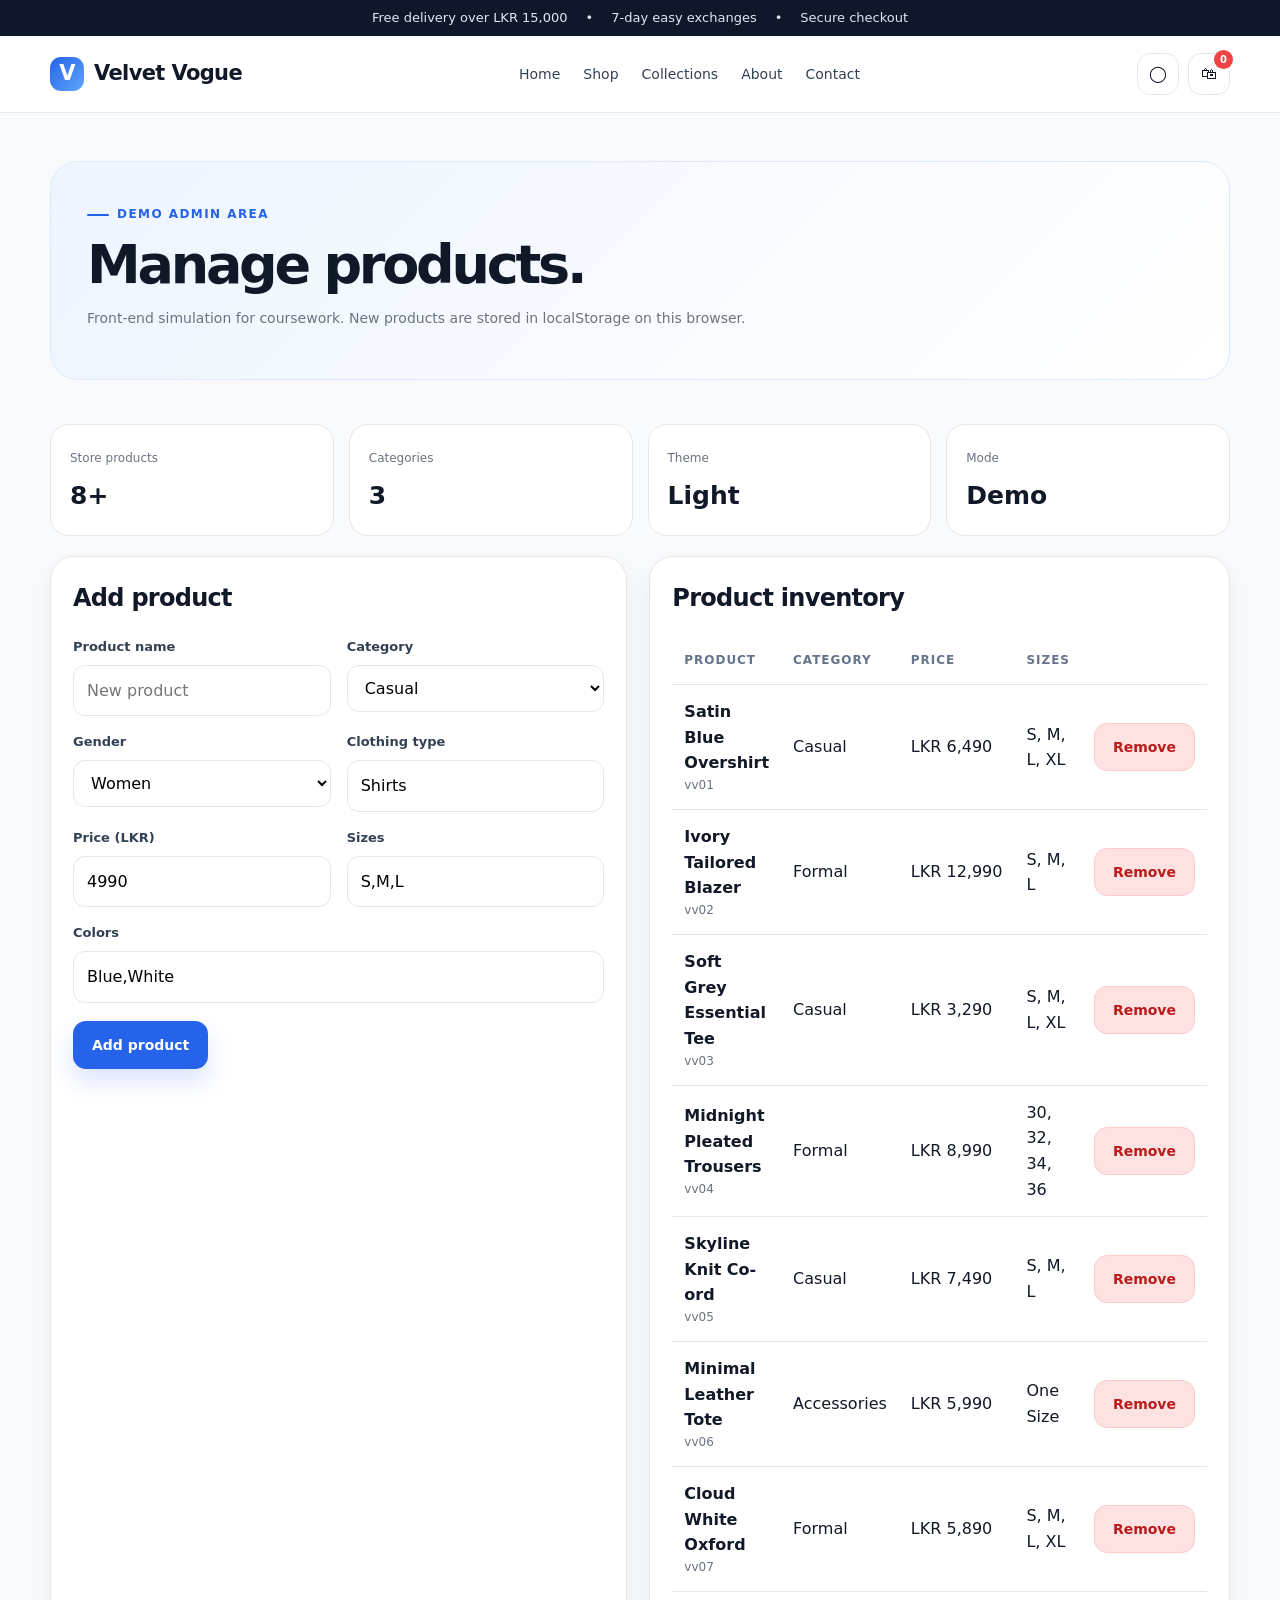
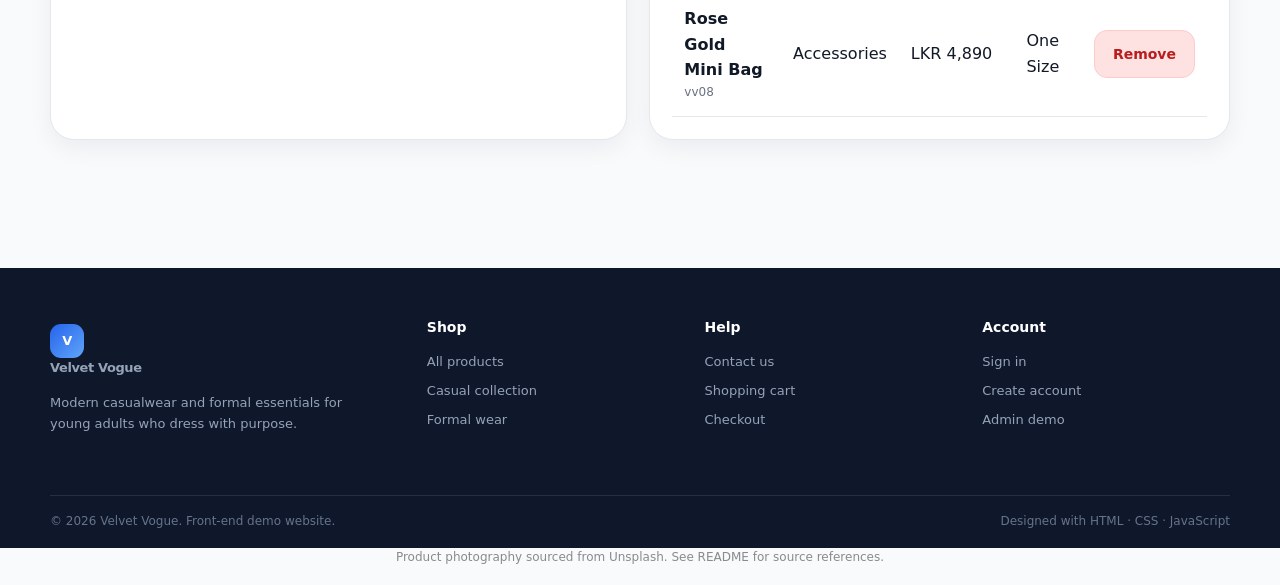
<file: admin.html>
<!DOCTYPE html><html lang="en"><head><meta charset="UTF-8"><meta name="viewport" content="width=device-width, initial-scale=1.0"><title>Admin | Velvet Vogue</title><meta name="description" content="Velvet Vogue modern fashion e-commerce website"><link rel="stylesheet" href="styles.css"></head><body><header><div class="topbar"><div class="topbar-inner"><span>Free delivery over LKR 15,000</span><span>•</span><span>7-day easy exchanges</span><span>•</span><span>Secure checkout</span></div></div><nav class="navbar"><div class="container navbar-inner"><a class="logo" href="index.html"><span class="logo-mark">V</span><span>Velvet Vogue</span></a><div class="nav-links" id="nav-links"><a href="index.html">Home</a><a href="products.html">Shop</a><a href="collection.html">Collections</a><a href="about.html">About</a><a href="contact.html">Contact</a></div><div class="nav-actions"><a class="icon-btn" href="login.html" title="Account">◯</a><a class="icon-btn" href="cart.html" title="Cart">🛍<span class="cart-badge" data-cart-count>0</span></a><button class="menu-btn" id="menu-btn" aria-label="Menu">☰</button></div></div></nav></header><main><section class="page-hero"><div class="container"><div class="page-hero-box"><span class="eyebrow">Demo admin area</span><h1>Manage products.</h1><p class="small" style="font-size:14px">Front-end simulation for coursework. New products are stored in localStorage on this browser.</p></div></div></section><section class="section" style="padding-top:20px"><div class="container"><div class="stats"><div class="stat"><span>Store products</span><strong>8+</strong></div><div class="stat"><span>Categories</span><strong>3</strong></div><div class="stat"><span>Theme</span><strong>Light</strong></div><div class="stat"><span>Mode</span><strong>Demo</strong></div></div><div class="two-col" style="margin-top:20px"><div class="panel"><h2>Add product</h2><form id="admin-form"><div class="form-grid"><div class="form-group"><label>Product name</label><input name="name" required placeholder="New product"></div><div class="form-group"><label>Category</label><select name="category"><option>Casual</option><option>Formal</option><option>Accessories</option></select></div><div class="form-group"><label>Gender</label><select name="gender"><option>Women</option><option>Men</option><option>Unisex</option></select></div><div class="form-group"><label>Clothing type</label><input name="type" value="Shirts"></div><div class="form-group"><label>Price (LKR)</label><input name="price" type="number" min="0" required value="4990"></div><div class="form-group"><label>Sizes</label><input name="sizes" value="S,M,L"></div><div class="form-group full"><label>Colors</label><input name="colors" value="Blue,White"></div></div><button class="btn btn-primary" style="margin-top:18px" type="submit">Add product</button></form></div><div class="panel"><h2>Product inventory</h2><div class="table-wrap"><table><thead><tr><th>Product</th><th>Category</th><th>Price</th><th>Sizes</th><th></th></tr></thead><tbody id="admin-table-body"></tbody></table></div></div></div></div></section></main><footer class="footer"><div class="container footer-grid"><div><a class="logo" href="index.html"><span class="logo-mark">V</span><span>Velvet Vogue</span></a><p style="max-width:330px;margin-top:14px">Modern casualwear and formal essentials for young adults who dress with purpose.</p></div><div><h3>Shop</h3><a href="products.html">All products</a><a href="collection.html">Casual collection</a><a href="products.html">Formal wear</a></div><div><h3>Help</h3><a href="contact.html">Contact us</a><a href="cart.html">Shopping cart</a><a href="checkout.html">Checkout</a></div><div><h3>Account</h3><a href="login.html">Sign in</a><a href="register.html">Create account</a><a href="admin.html">Admin demo</a></div></div><div class="container footer-bottom"><span>© 2026 Velvet Vogue. Front-end demo website.</span><span>Designed with HTML · CSS · JavaScript</span></div></footer><div class="toast"></div><script src="app.js"></script><!-- Image source credit --><div class="container" style="padding:0 0 18px;text-align:center;font-size:12px;color:#8a8a8a">Product photography sourced from Unsplash. See README for source references.</div></body></html>
</file>
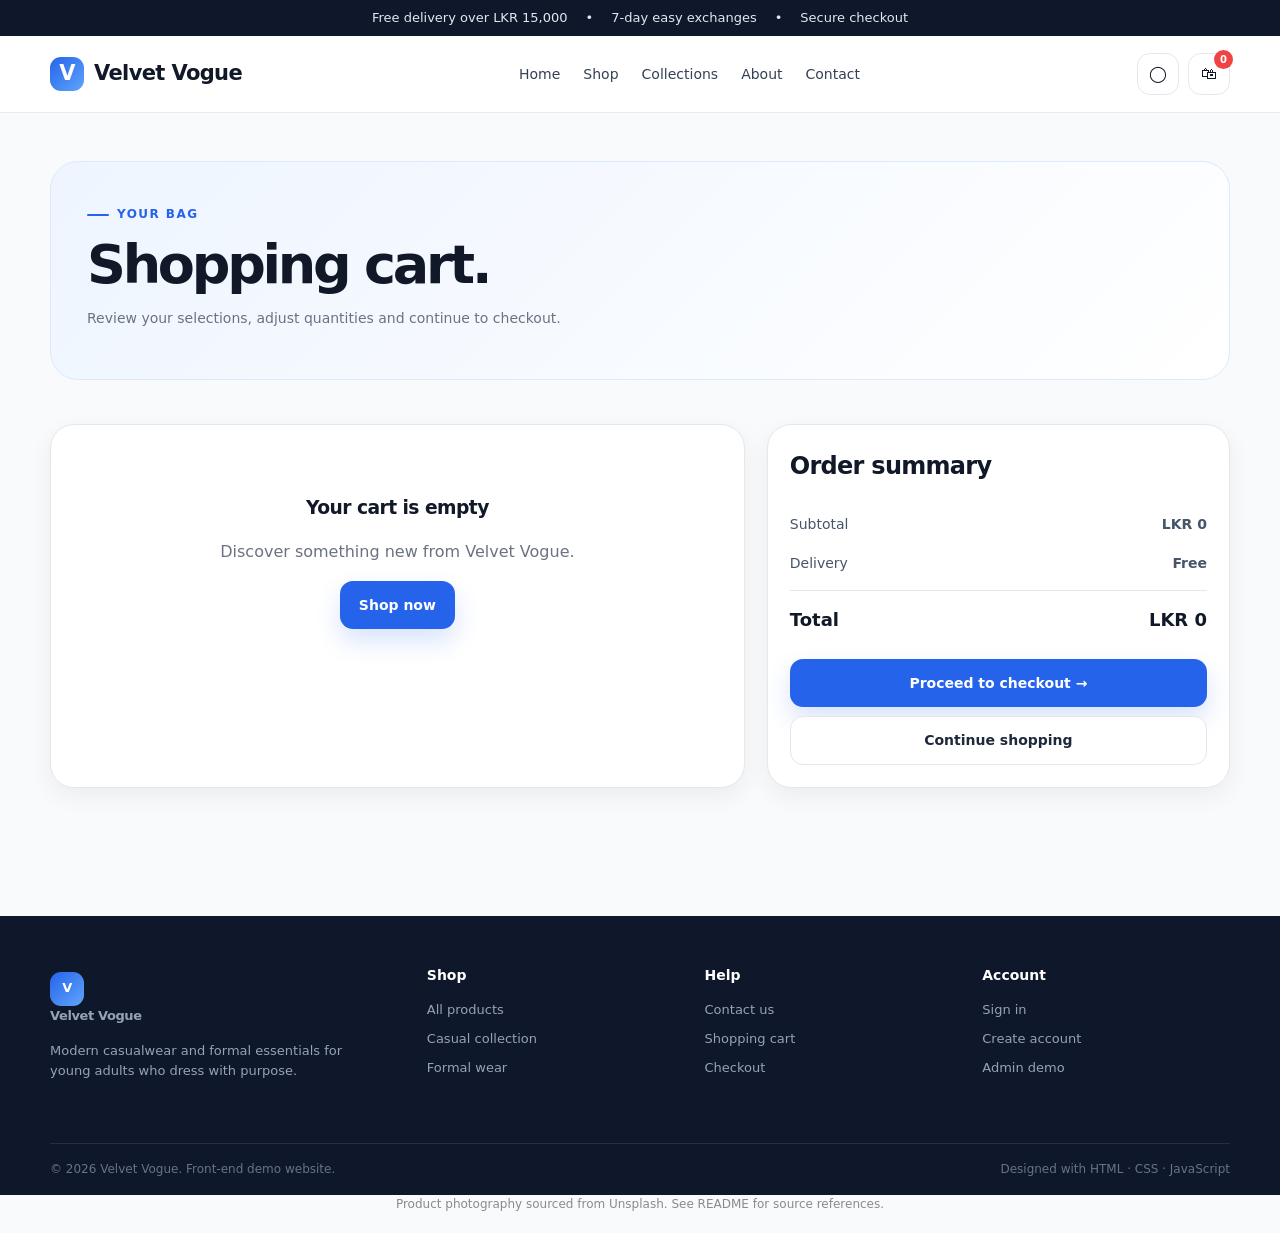
<file: cart.html>
<!DOCTYPE html><html lang="en"><head><meta charset="UTF-8"><meta name="viewport" content="width=device-width, initial-scale=1.0"><title>Cart | Velvet Vogue</title><meta name="description" content="Velvet Vogue modern fashion e-commerce website"><link rel="stylesheet" href="styles.css"></head><body><header><div class="topbar"><div class="topbar-inner"><span>Free delivery over LKR 15,000</span><span>•</span><span>7-day easy exchanges</span><span>•</span><span>Secure checkout</span></div></div><nav class="navbar"><div class="container navbar-inner"><a class="logo" href="index.html"><span class="logo-mark">V</span><span>Velvet Vogue</span></a><div class="nav-links" id="nav-links"><a href="index.html">Home</a><a href="products.html">Shop</a><a href="collection.html">Collections</a><a href="about.html">About</a><a href="contact.html">Contact</a></div><div class="nav-actions"><a class="icon-btn" href="login.html" title="Account">◯</a><a class="icon-btn" href="cart.html" title="Cart">🛍<span class="cart-badge" data-cart-count>0</span></a><button class="menu-btn" id="menu-btn" aria-label="Menu">☰</button></div></div></nav></header><main><section class="page-hero"><div class="container"><div class="page-hero-box"><span class="eyebrow">Your bag</span><h1>Shopping cart.</h1><p class="small" style="font-size:14px">Review your selections, adjust quantities and continue to checkout.</p></div></div></section><section class="section" style="padding-top:20px"><div class="container two-col"><div class="panel"><div id="cart-items"></div></div><div class="panel"><h2>Order summary</h2><div id="summary"></div><a href="checkout.html" class="btn btn-primary" style="width:100%;margin-top:16px">Proceed to checkout →</a><a href="products.html" class="btn btn-secondary" style="width:100%;margin-top:9px">Continue shopping</a></div></div></section></main><footer class="footer"><div class="container footer-grid"><div><a class="logo" href="index.html"><span class="logo-mark">V</span><span>Velvet Vogue</span></a><p style="max-width:330px;margin-top:14px">Modern casualwear and formal essentials for young adults who dress with purpose.</p></div><div><h3>Shop</h3><a href="products.html">All products</a><a href="collection.html">Casual collection</a><a href="products.html">Formal wear</a></div><div><h3>Help</h3><a href="contact.html">Contact us</a><a href="cart.html">Shopping cart</a><a href="checkout.html">Checkout</a></div><div><h3>Account</h3><a href="login.html">Sign in</a><a href="register.html">Create account</a><a href="admin.html">Admin demo</a></div></div><div class="container footer-bottom"><span>© 2026 Velvet Vogue. Front-end demo website.</span><span>Designed with HTML · CSS · JavaScript</span></div></footer><div class="toast"></div><script src="app.js"></script><!-- Image source credit --><div class="container" style="padding:0 0 18px;text-align:center;font-size:12px;color:#8a8a8a">Product photography sourced from Unsplash. See README for source references.</div></body></html>
</file>
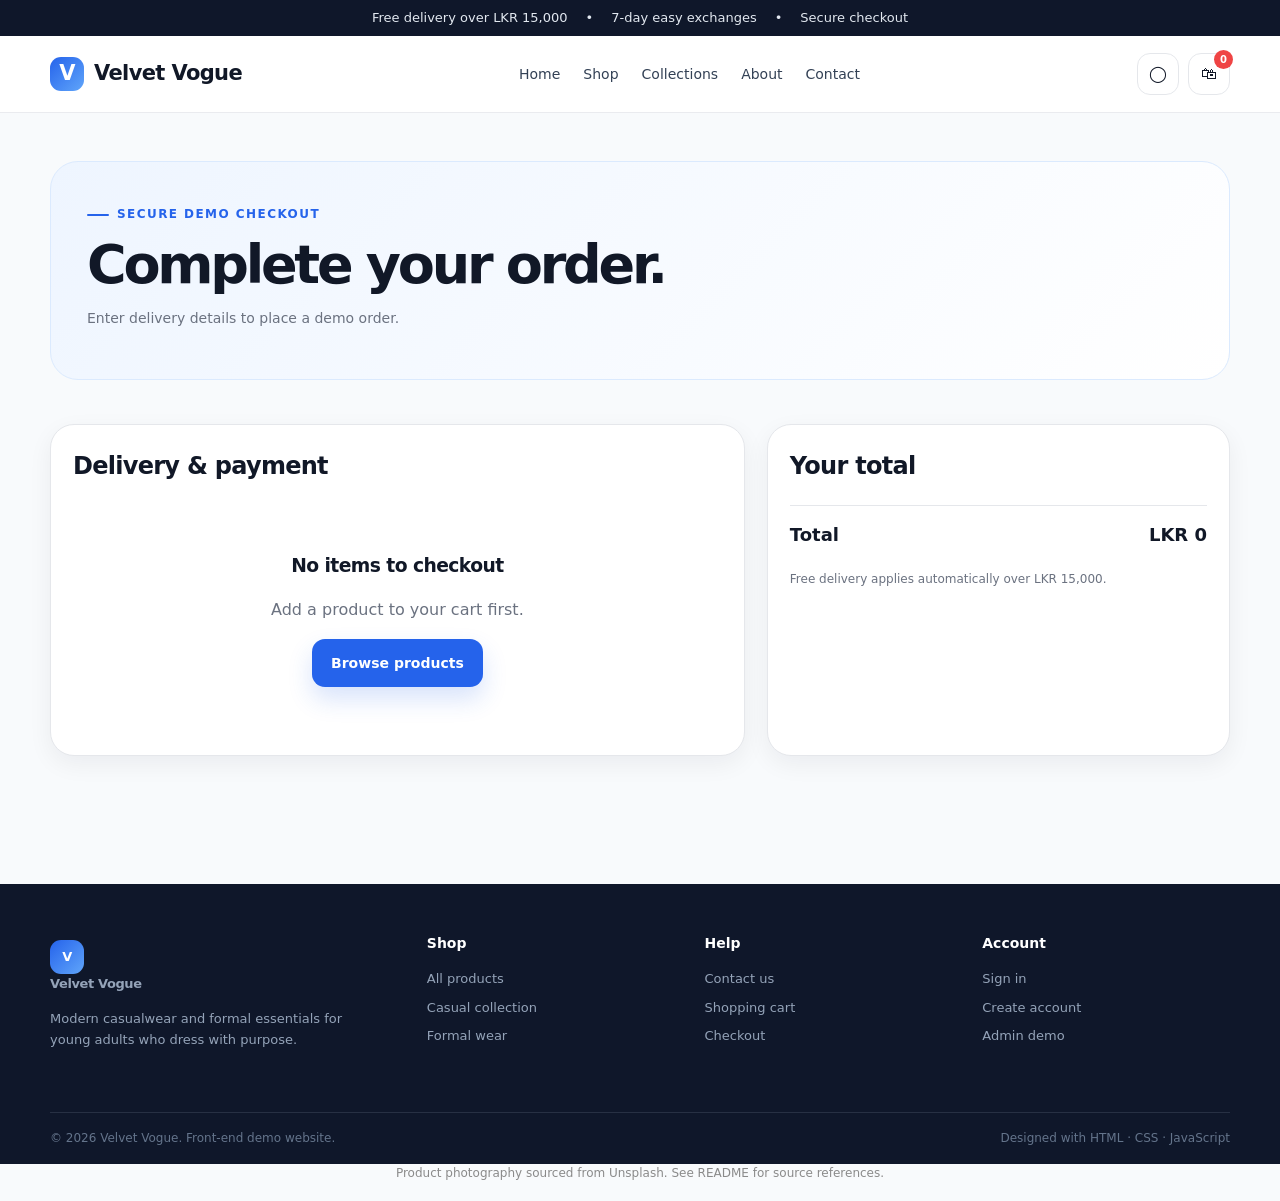
<file: checkout.html>
<!DOCTYPE html><html lang="en"><head><meta charset="UTF-8"><meta name="viewport" content="width=device-width, initial-scale=1.0"><title>Checkout | Velvet Vogue</title><meta name="description" content="Velvet Vogue modern fashion e-commerce website"><link rel="stylesheet" href="styles.css"></head><body><header><div class="topbar"><div class="topbar-inner"><span>Free delivery over LKR 15,000</span><span>•</span><span>7-day easy exchanges</span><span>•</span><span>Secure checkout</span></div></div><nav class="navbar"><div class="container navbar-inner"><a class="logo" href="index.html"><span class="logo-mark">V</span><span>Velvet Vogue</span></a><div class="nav-links" id="nav-links"><a href="index.html">Home</a><a href="products.html">Shop</a><a href="collection.html">Collections</a><a href="about.html">About</a><a href="contact.html">Contact</a></div><div class="nav-actions"><a class="icon-btn" href="login.html" title="Account">◯</a><a class="icon-btn" href="cart.html" title="Cart">🛍<span class="cart-badge" data-cart-count>0</span></a><button class="menu-btn" id="menu-btn" aria-label="Menu">☰</button></div></div></nav></header><main><section class="page-hero"><div class="container"><div class="page-hero-box"><span class="eyebrow">Secure demo checkout</span><h1>Complete your order.</h1><p class="small" style="font-size:14px">Enter delivery details to place a demo order.</p></div></div></section><section class="section" style="padding-top:20px"><div class="container two-col"><div class="panel"><h2>Delivery & payment</h2><form id="checkout-form"><div class="form-grid"><div class="form-group"><label>Full name</label><input name="name" required placeholder="John Finlo"></div><div class="form-group"><label>Email</label><input name="email" type="email" required placeholder="you@example.com"></div><div class="form-group full"><label>Address</label><input name="address" required placeholder="No. 25, Flower Road, Colombo"></div><div class="form-group"><label>City</label><input name="city" required placeholder="Colombo"></div><div class="form-group"><label>Postal code</label><input name="postal" required placeholder="00100"></div><div class="form-group full"><label>Payment method</label><select name="payment"><option>Cash on Delivery</option><option>Card (demo)</option><option>Bank Transfer (demo)</option></select></div></div><div class="notice" style="margin:18px 0">No real payment is processed. This coursework demo only.</div><button class="btn btn-primary" type="submit">Place demo order</button></form></div><div class="panel"><h2>Your total</h2><div class="summary-row total"><span>Total</span><strong id="checkout-total">LKR 0</strong></div><p class="small">Free delivery applies automatically over LKR 15,000.</p></div></div></section></main><footer class="footer"><div class="container footer-grid"><div><a class="logo" href="index.html"><span class="logo-mark">V</span><span>Velvet Vogue</span></a><p style="max-width:330px;margin-top:14px">Modern casualwear and formal essentials for young adults who dress with purpose.</p></div><div><h3>Shop</h3><a href="products.html">All products</a><a href="collection.html">Casual collection</a><a href="products.html">Formal wear</a></div><div><h3>Help</h3><a href="contact.html">Contact us</a><a href="cart.html">Shopping cart</a><a href="checkout.html">Checkout</a></div><div><h3>Account</h3><a href="login.html">Sign in</a><a href="register.html">Create account</a><a href="admin.html">Admin demo</a></div></div><div class="container footer-bottom"><span>© 2026 Velvet Vogue. Front-end demo website.</span><span>Designed with HTML · CSS · JavaScript</span></div></footer><div class="toast"></div><script src="app.js"></script><!-- Image source credit --><div class="container" style="padding:0 0 18px;text-align:center;font-size:12px;color:#8a8a8a">Product photography sourced from Unsplash. See README for source references.</div></body></html>
</file>
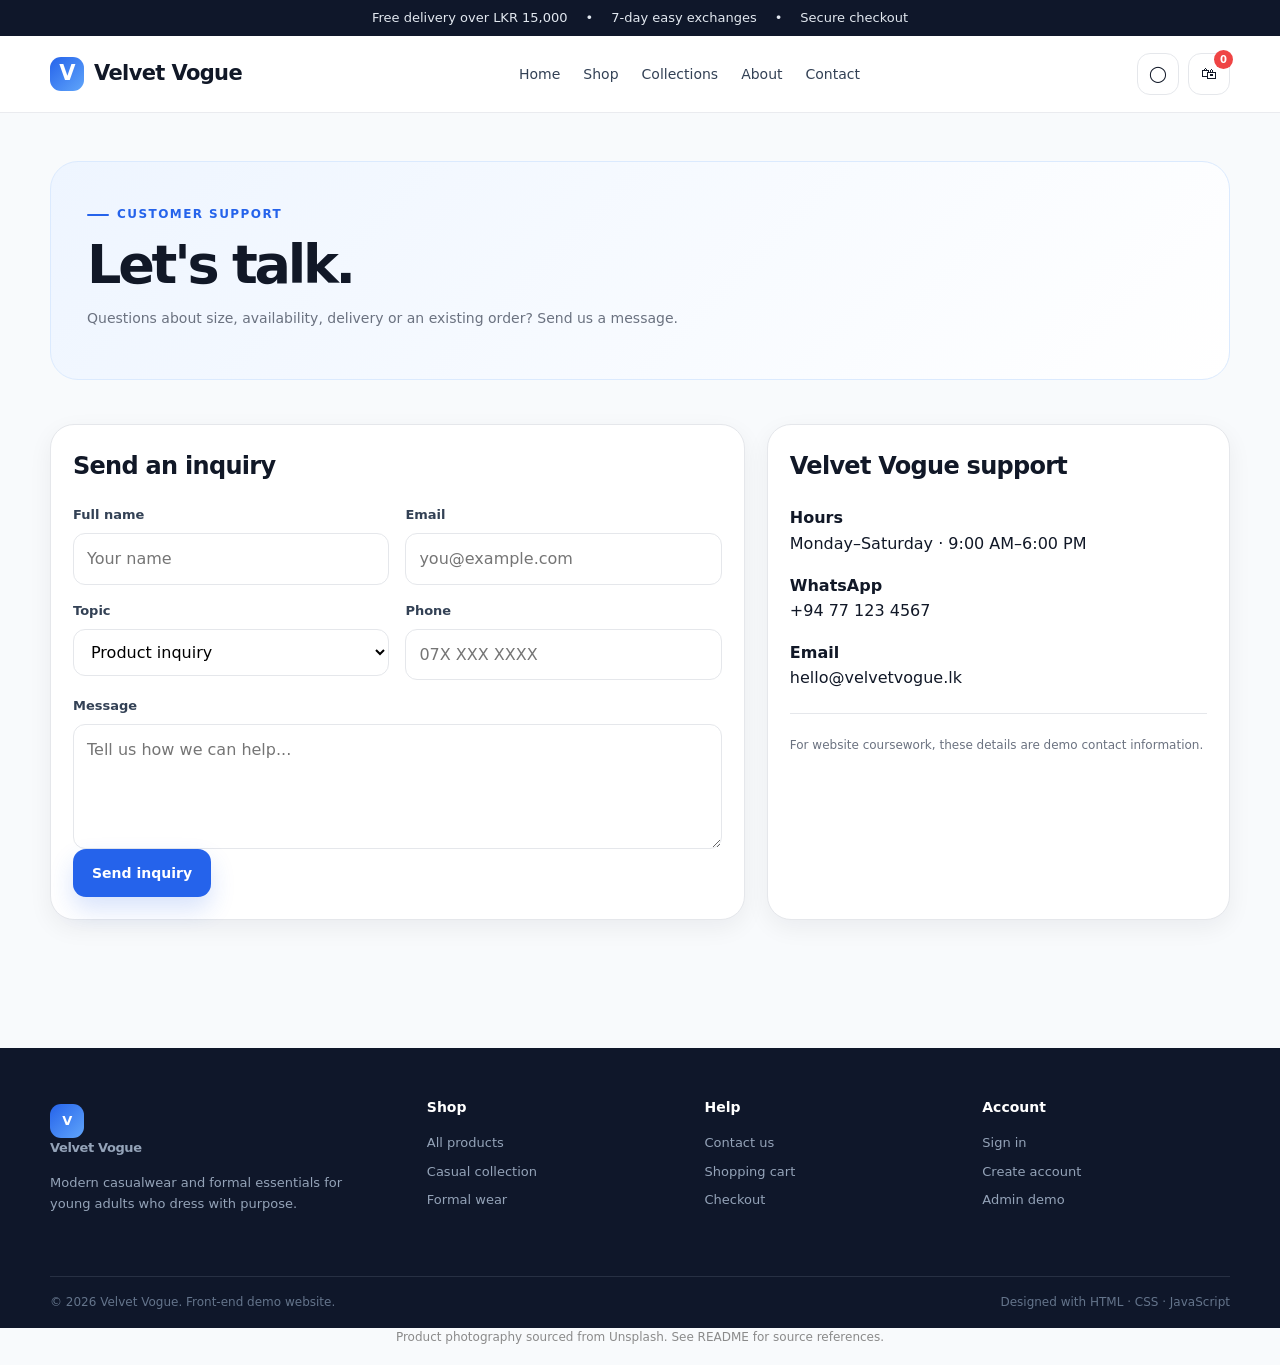
<file: contact.html>
<!DOCTYPE html><html lang="en"><head><meta charset="UTF-8"><meta name="viewport" content="width=device-width, initial-scale=1.0"><title>Contact | Velvet Vogue</title><meta name="description" content="Velvet Vogue modern fashion e-commerce website"><link rel="stylesheet" href="styles.css"></head><body><header><div class="topbar"><div class="topbar-inner"><span>Free delivery over LKR 15,000</span><span>•</span><span>7-day easy exchanges</span><span>•</span><span>Secure checkout</span></div></div><nav class="navbar"><div class="container navbar-inner"><a class="logo" href="index.html"><span class="logo-mark">V</span><span>Velvet Vogue</span></a><div class="nav-links" id="nav-links"><a href="index.html">Home</a><a href="products.html">Shop</a><a href="collection.html">Collections</a><a href="about.html">About</a><a href="contact.html">Contact</a></div><div class="nav-actions"><a class="icon-btn" href="login.html" title="Account">◯</a><a class="icon-btn" href="cart.html" title="Cart">🛍<span class="cart-badge" data-cart-count>0</span></a><button class="menu-btn" id="menu-btn" aria-label="Menu">☰</button></div></div></nav></header><main><section class="page-hero"><div class="container"><div class="page-hero-box"><span class="eyebrow">Customer support</span><h1>Let's talk.</h1><p class="small" style="font-size:14px">Questions about size, availability, delivery or an existing order? Send us a message.</p></div></div></section><section class="section" style="padding-top:20px"><div class="container two-col"><div class="panel"><h2>Send an inquiry</h2><form id="contact-form"><div class="form-grid"><div class="form-group"><label>Full name</label><input required placeholder="Your name"></div><div class="form-group"><label>Email</label><input required type="email" placeholder="you@example.com"></div><div class="form-group"><label>Topic</label><select><option>Product inquiry</option><option>Order support</option><option>Delivery</option><option>Exchange / return</option></select></div><div class="form-group"><label>Phone</label><input placeholder="07X XXX XXXX"></div><div class="form-group full"><label>Message</label><textarea required placeholder="Tell us how we can help..."></textarea></div></div><button class="btn btn-primary" type="submit">Send inquiry</button></form></div><div class="panel"><h2>Velvet Vogue support</h2><p><strong>Hours</strong><br>Monday–Saturday · 9:00 AM–6:00 PM</p><p><strong>WhatsApp</strong><br>+94 77 123 4567</p><p><strong>Email</strong><br>hello@velvetvogue.lk</p><div class="divider"></div><p class="small">For website coursework, these details are demo contact information.</p></div></div></section></main><footer class="footer"><div class="container footer-grid"><div><a class="logo" href="index.html"><span class="logo-mark">V</span><span>Velvet Vogue</span></a><p style="max-width:330px;margin-top:14px">Modern casualwear and formal essentials for young adults who dress with purpose.</p></div><div><h3>Shop</h3><a href="products.html">All products</a><a href="collection.html">Casual collection</a><a href="products.html">Formal wear</a></div><div><h3>Help</h3><a href="contact.html">Contact us</a><a href="cart.html">Shopping cart</a><a href="checkout.html">Checkout</a></div><div><h3>Account</h3><a href="login.html">Sign in</a><a href="register.html">Create account</a><a href="admin.html">Admin demo</a></div></div><div class="container footer-bottom"><span>© 2026 Velvet Vogue. Front-end demo website.</span><span>Designed with HTML · CSS · JavaScript</span></div></footer><div class="toast"></div><script src="app.js"></script><!-- Image source credit --><div class="container" style="padding:0 0 18px;text-align:center;font-size:12px;color:#8a8a8a">Product photography sourced from Unsplash. See README for source references.</div></body></html>
</file>
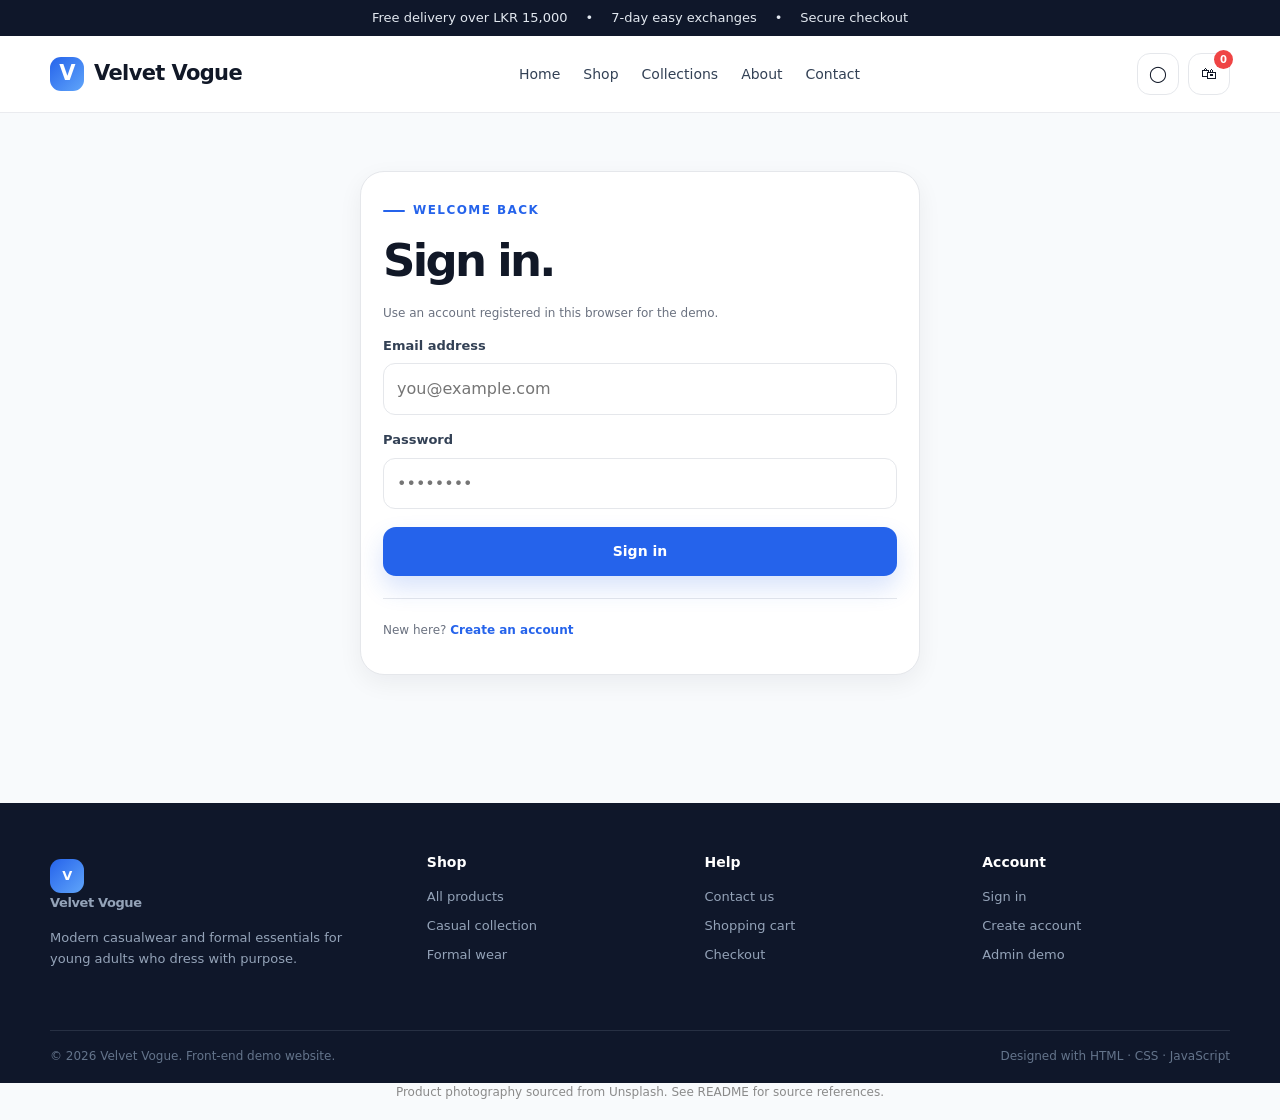
<file: login.html>
<!DOCTYPE html><html lang="en"><head><meta charset="UTF-8"><meta name="viewport" content="width=device-width, initial-scale=1.0"><title>Login | Velvet Vogue</title><meta name="description" content="Velvet Vogue modern fashion e-commerce website"><link rel="stylesheet" href="styles.css"></head><body><header><div class="topbar"><div class="topbar-inner"><span>Free delivery over LKR 15,000</span><span>•</span><span>7-day easy exchanges</span><span>•</span><span>Secure checkout</span></div></div><nav class="navbar"><div class="container navbar-inner"><a class="logo" href="index.html"><span class="logo-mark">V</span><span>Velvet Vogue</span></a><div class="nav-links" id="nav-links"><a href="index.html">Home</a><a href="products.html">Shop</a><a href="collection.html">Collections</a><a href="about.html">About</a><a href="contact.html">Contact</a></div><div class="nav-actions"><a class="icon-btn" href="login.html" title="Account">◯</a><a class="icon-btn" href="cart.html" title="Cart">🛍<span class="cart-badge" data-cart-count>0</span></a><button class="menu-btn" id="menu-btn" aria-label="Menu">☰</button></div></div></nav></header><main><section class="section"><div class="container" style="max-width:560px"><div class="panel"><span class="eyebrow">Welcome back</span><h1 style="font-size:45px">Sign in.</h1><p class="small">Use an account registered in this browser for the demo.</p><form id="login-form"><div class="form-group"><label>Email address</label><input name="email" type="email" required placeholder="you@example.com"></div><div class="form-group" style="margin-top:15px"><label>Password</label><input name="password" type="password" required placeholder="••••••••"></div><button class="btn btn-primary" style="width:100%;margin-top:18px" type="submit">Sign in</button></form><div class="divider"></div><p class="small">New here? <a href="register.html" style="color:var(--accent);font-weight:700">Create an account</a></p></div></div></section></main><footer class="footer"><div class="container footer-grid"><div><a class="logo" href="index.html"><span class="logo-mark">V</span><span>Velvet Vogue</span></a><p style="max-width:330px;margin-top:14px">Modern casualwear and formal essentials for young adults who dress with purpose.</p></div><div><h3>Shop</h3><a href="products.html">All products</a><a href="collection.html">Casual collection</a><a href="products.html">Formal wear</a></div><div><h3>Help</h3><a href="contact.html">Contact us</a><a href="cart.html">Shopping cart</a><a href="checkout.html">Checkout</a></div><div><h3>Account</h3><a href="login.html">Sign in</a><a href="register.html">Create account</a><a href="admin.html">Admin demo</a></div></div><div class="container footer-bottom"><span>© 2026 Velvet Vogue. Front-end demo website.</span><span>Designed with HTML · CSS · JavaScript</span></div></footer><div class="toast"></div><script src="app.js"></script><!-- Image source credit --><div class="container" style="padding:0 0 18px;text-align:center;font-size:12px;color:#8a8a8a">Product photography sourced from Unsplash. See README for source references.</div></body></html>
</file>
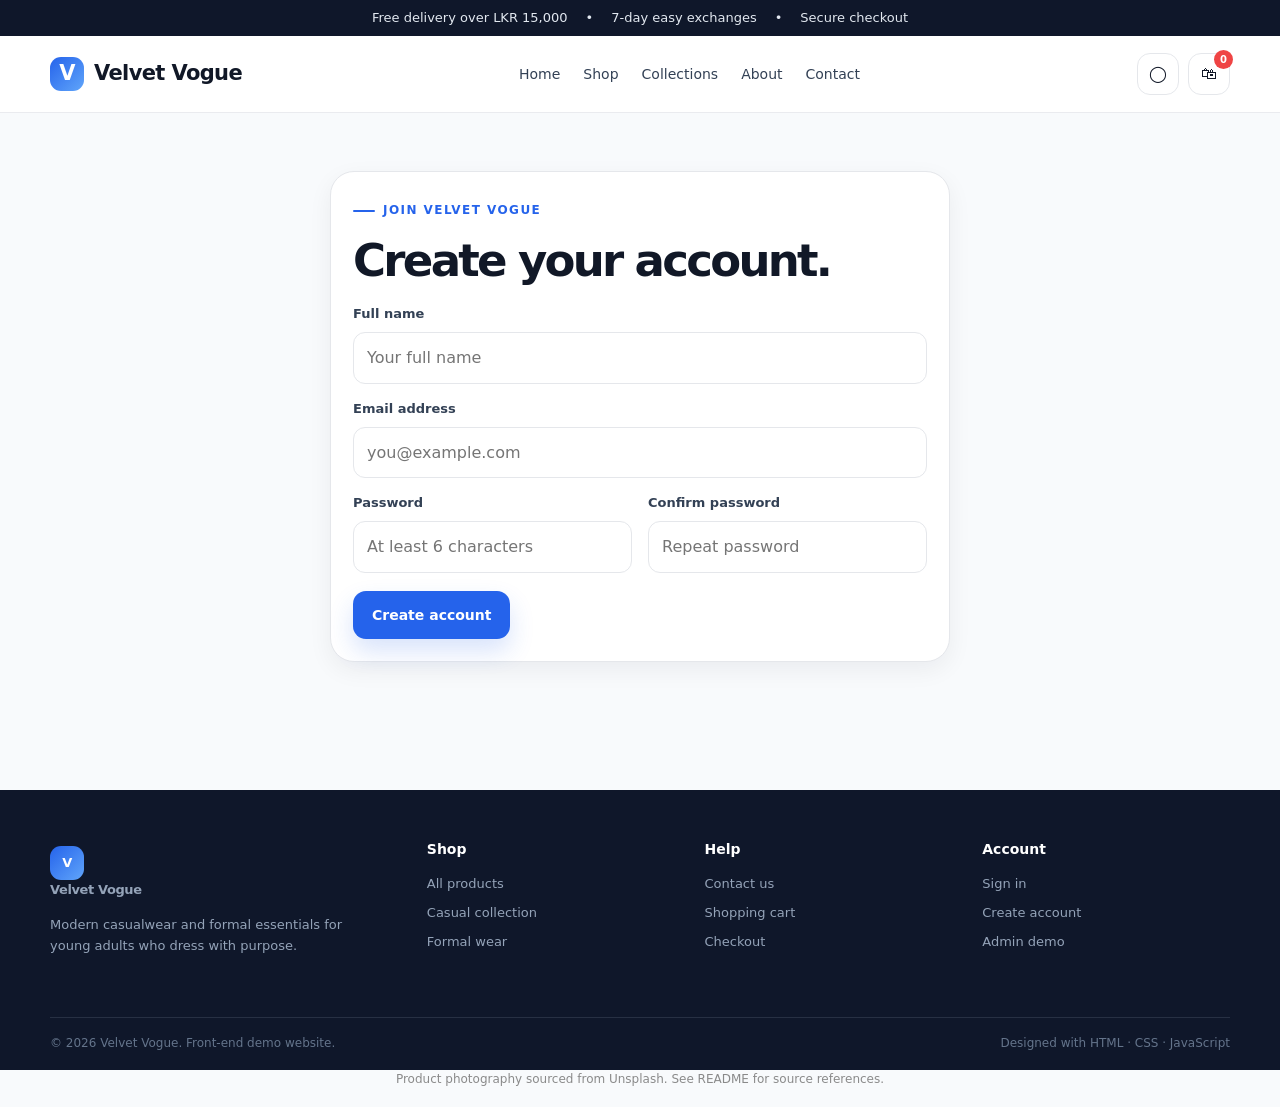
<file: register.html>
<!DOCTYPE html><html lang="en"><head><meta charset="UTF-8"><meta name="viewport" content="width=device-width, initial-scale=1.0"><title>Register | Velvet Vogue</title><meta name="description" content="Velvet Vogue modern fashion e-commerce website"><link rel="stylesheet" href="styles.css"></head><body><header><div class="topbar"><div class="topbar-inner"><span>Free delivery over LKR 15,000</span><span>•</span><span>7-day easy exchanges</span><span>•</span><span>Secure checkout</span></div></div><nav class="navbar"><div class="container navbar-inner"><a class="logo" href="index.html"><span class="logo-mark">V</span><span>Velvet Vogue</span></a><div class="nav-links" id="nav-links"><a href="index.html">Home</a><a href="products.html">Shop</a><a href="collection.html">Collections</a><a href="about.html">About</a><a href="contact.html">Contact</a></div><div class="nav-actions"><a class="icon-btn" href="login.html" title="Account">◯</a><a class="icon-btn" href="cart.html" title="Cart">🛍<span class="cart-badge" data-cart-count>0</span></a><button class="menu-btn" id="menu-btn" aria-label="Menu">☰</button></div></div></nav></header><main><section class="section"><div class="container" style="max-width:620px"><div class="panel"><span class="eyebrow">Join Velvet Vogue</span><h1 style="font-size:45px">Create your account.</h1><form id="register-form"><div class="form-group"><label>Full name</label><input name="name" required placeholder="Your full name"></div><div class="form-group" style="margin-top:15px"><label>Email address</label><input name="email" type="email" required placeholder="you@example.com"></div><div class="form-grid" style="margin-top:15px"><div class="form-group"><label>Password</label><input name="password" type="password" minlength="6" required placeholder="At least 6 characters"></div><div class="form-group"><label>Confirm password</label><input name="confirm" type="password" minlength="6" required placeholder="Repeat password"></div></div><button class="btn btn-primary" style="margin-top:18px" type="submit">Create account</button></form></div></div></section></main><footer class="footer"><div class="container footer-grid"><div><a class="logo" href="index.html"><span class="logo-mark">V</span><span>Velvet Vogue</span></a><p style="max-width:330px;margin-top:14px">Modern casualwear and formal essentials for young adults who dress with purpose.</p></div><div><h3>Shop</h3><a href="products.html">All products</a><a href="collection.html">Casual collection</a><a href="products.html">Formal wear</a></div><div><h3>Help</h3><a href="contact.html">Contact us</a><a href="cart.html">Shopping cart</a><a href="checkout.html">Checkout</a></div><div><h3>Account</h3><a href="login.html">Sign in</a><a href="register.html">Create account</a><a href="admin.html">Admin demo</a></div></div><div class="container footer-bottom"><span>© 2026 Velvet Vogue. Front-end demo website.</span><span>Designed with HTML · CSS · JavaScript</span></div></footer><div class="toast"></div><script src="app.js"></script><!-- Image source credit --><div class="container" style="padding:0 0 18px;text-align:center;font-size:12px;color:#8a8a8a">Product photography sourced from Unsplash. See README for source references.</div></body></html>
</file>
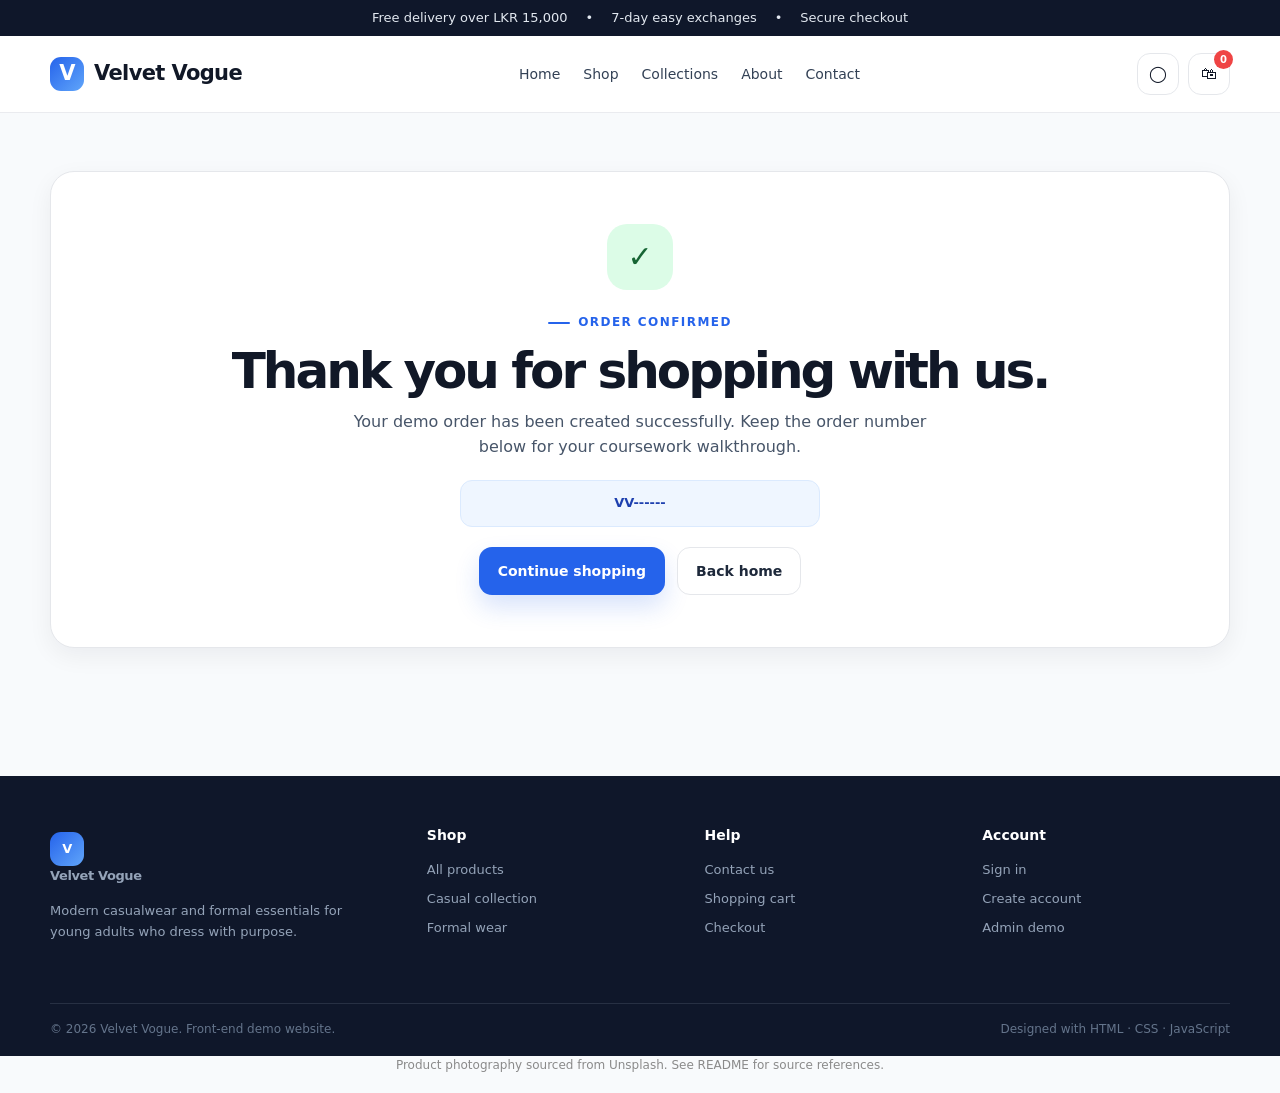
<file: success.html>
<!DOCTYPE html><html lang="en"><head><meta charset="UTF-8"><meta name="viewport" content="width=device-width, initial-scale=1.0"><title>Success | Velvet Vogue</title><meta name="description" content="Velvet Vogue modern fashion e-commerce website"><link rel="stylesheet" href="styles.css"></head><body><header><div class="topbar"><div class="topbar-inner"><span>Free delivery over LKR 15,000</span><span>•</span><span>7-day easy exchanges</span><span>•</span><span>Secure checkout</span></div></div><nav class="navbar"><div class="container navbar-inner"><a class="logo" href="index.html"><span class="logo-mark">V</span><span>Velvet Vogue</span></a><div class="nav-links" id="nav-links"><a href="index.html">Home</a><a href="products.html">Shop</a><a href="collection.html">Collections</a><a href="about.html">About</a><a href="contact.html">Contact</a></div><div class="nav-actions"><a class="icon-btn" href="login.html" title="Account">◯</a><a class="icon-btn" href="cart.html" title="Cart">🛍<span class="cart-badge" data-cart-count>0</span></a><button class="menu-btn" id="menu-btn" aria-label="Menu">☰</button></div></div></nav></header><main><section class="section"><div class="container"><div class="panel success-box"><div class="success-icon">✓</div><span class="eyebrow" style="justify-content:center">Order confirmed</span><h1 style="font-size:50px;margin:12px 0">Thank you for shopping with us.</h1><p style="color:#475569;max-width:600px;margin:0 auto 20px">Your demo order has been created successfully. Keep the order number below for your coursework walkthrough.</p><div class="notice" style="max-width:360px;margin:0 auto 20px"><strong id="order-number">VV------</strong></div><div class="hero-actions" style="justify-content:center"><a class="btn btn-primary" href="products.html">Continue shopping</a><a class="btn btn-secondary" href="index.html">Back home</a></div></div></div></section></main><footer class="footer"><div class="container footer-grid"><div><a class="logo" href="index.html"><span class="logo-mark">V</span><span>Velvet Vogue</span></a><p style="max-width:330px;margin-top:14px">Modern casualwear and formal essentials for young adults who dress with purpose.</p></div><div><h3>Shop</h3><a href="products.html">All products</a><a href="collection.html">Casual collection</a><a href="products.html">Formal wear</a></div><div><h3>Help</h3><a href="contact.html">Contact us</a><a href="cart.html">Shopping cart</a><a href="checkout.html">Checkout</a></div><div><h3>Account</h3><a href="login.html">Sign in</a><a href="register.html">Create account</a><a href="admin.html">Admin demo</a></div></div><div class="container footer-bottom"><span>© 2026 Velvet Vogue. Front-end demo website.</span><span>Designed with HTML · CSS · JavaScript</span></div></footer><div class="toast"></div><script src="app.js"></script><!-- Image source credit --><div class="container" style="padding:0 0 18px;text-align:center;font-size:12px;color:#8a8a8a">Product photography sourced from Unsplash. See README for source references.</div></body></html>
</file>
<file: styles.css>
:root {
  --bg: #f8fafc;
  --surface: #ffffff;
  --surface-2: #f1f5f9;
  --text: #111827;
  --muted: #6b7280;
  --line: #e5e7eb;
  --accent: #2563eb;
  --accent-dark: #1d4ed8;
  --accent-soft: #eff6ff;
  --success: #15803d;
  --shadow: 0 18px 50px rgba(15, 23, 42, .08);
  --shadow-sm: 0 8px 24px rgba(15, 23, 42, .06);
  --radius: 22px;
  --max: 1180px;
}
* { box-sizing: border-box; }
html { scroll-behavior: smooth; }
body {
  margin: 0;
  font-family: Inter, ui-sans-serif, system-ui, -apple-system, BlinkMacSystemFont, "Segoe UI", sans-serif;
  background: var(--bg);
  color: var(--text);
  line-height: 1.6;
}
a { color: inherit; text-decoration: none; }
img { max-width: 100%; display: block; }
button, input, select, textarea { font: inherit; }
button { cursor: pointer; }
.container { width: min(var(--max), calc(100% - 40px)); margin: 0 auto; }
.topbar { background: #0f172a; color: #e2e8f0; font-size: 13px; }
.topbar-inner { min-height: 36px; display:flex; align-items:center; justify-content:center; gap: 18px; }
.navbar { position: sticky; top:0; z-index:50; background: rgba(255,255,255,.92); backdrop-filter: blur(16px); border-bottom:1px solid rgba(229,231,235,.8); }
.navbar-inner { min-height:76px; display:flex; align-items:center; justify-content:space-between; gap:18px; }
.logo { display:flex; align-items:center; gap:10px; font-weight:800; letter-spacing:-.03em; font-size:21px; }
.logo-mark { width:34px; height:34px; border-radius:11px; background: linear-gradient(135deg, #2563eb, #60a5fa); display:grid; place-items:center; color:white; font-weight:800; }
.nav-links { display:flex; align-items:center; gap: 23px; font-size:14px; color:#334155; }
.nav-links a:hover { color: var(--accent); }
.nav-actions { display:flex; align-items:center; gap:9px; }
.icon-btn, .menu-btn { width:42px; height:42px; border:1px solid var(--line); background:white; border-radius:13px; display:grid; place-items:center; position:relative; }
.icon-btn:hover, .menu-btn:hover { border-color:#bfdbfe; background:#f8fbff; }
.cart-badge { position:absolute; right:-4px; top:-4px; min-width:19px; height:19px; padding:0 5px; border-radius:999px; background:#ef4444; color:#fff; font-size:10px; font-weight:800; display:grid; place-items:center; }
.menu-btn { display:none; }
.hero { padding:56px 0 32px; }
.hero-grid { display:grid; grid-template-columns:1.08fr .92fr; gap:24px; align-items:stretch; }
.hero-copy { padding:42px; border-radius:32px; background:linear-gradient(145deg,#eff6ff 0%,#ffffff 58%,#f8fafc 100%); border:1px solid #dbeafe; box-shadow:var(--shadow); }
.eyebrow { display:inline-flex; align-items:center; gap:8px; color:var(--accent); font-size:12px; font-weight:800; letter-spacing:.12em; text-transform:uppercase; }
.eyebrow::before { content:""; width:22px; height:2px; border-radius:999px; background:var(--accent); }
h1 { font-size: clamp(42px, 6vw, 72px); line-height:1.04; letter-spacing:-.06em; margin:17px 0 20px; }
.hero-copy p { max-width:580px; color:#475569; font-size:17px; margin-bottom:28px; }
.hero-actions { display:flex; flex-wrap:wrap; gap:12px; }
.btn { display:inline-flex; align-items:center; justify-content:center; gap:9px; border:1px solid transparent; padding:12px 18px; border-radius:13px; font-weight:700; font-size:14px; transition:.2s ease; }
.btn-primary { background:var(--accent); color:white; box-shadow:0 12px 24px rgba(37,99,235,.18); }
.btn-primary:hover { background:var(--accent-dark); transform:translateY(-1px); }
.btn-secondary { background:white; color:#1e293b; border-color:var(--line); }
.btn-secondary:hover { border-color:#cbd5e1; }
.btn-ghost { background:transparent; color:#334155; }
.btn-danger { background:#fee2e2; color:#b91c1c; border-color:#fecaca; }
.hero-visual { min-height:100%; position:relative; border-radius:32px; overflow:hidden; background:#e2e8f0; border:1px solid #e2e8f0; }
.hero-visual img { width:100%; height:100%; object-fit:cover; }
.floating-card { position:absolute; left:20px; bottom:20px; right:20px; background:rgba(255,255,255,.9); backdrop-filter: blur(12px); border:1px solid rgba(255,255,255,.8); padding:16px; border-radius:18px; display:flex; align-items:center; justify-content:space-between; box-shadow:var(--shadow-sm); }
.floating-card strong { display:block; font-size:15px; }
.floating-card span { color:var(--muted); font-size:12px; }
.section { padding:58px 0; }
.section-head { display:flex; align-items:flex-end; justify-content:space-between; gap:18px; margin-bottom:22px; }
.section-head h2 { margin:0; font-size:30px; letter-spacing:-.04em; }
.section-head p { color:var(--muted); margin:7px 0 0; }
.grid-4 { display:grid; grid-template-columns:repeat(4,1fr); gap:18px; }
.grid-3 { display:grid; grid-template-columns:repeat(3,1fr); gap:18px; }
.card { background:var(--surface); border:1px solid var(--line); border-radius:var(--radius); box-shadow:var(--shadow-sm); overflow:hidden; }
.product-card { position:relative; }
.product-image { aspect-ratio: 1 / 1.08; overflow:hidden; background:#f1f5f9; position:relative; }
.product-image img { width:100%; height:100%; object-fit:cover; transition:transform .35s ease; }
.product-card:hover .product-image img { transform:scale(1.035); }
.wishlist { position:absolute; right:12px; top:12px; width:38px; height:38px; border:1px solid rgba(255,255,255,.8); background:rgba(255,255,255,.92); border-radius:12px; font-size:18px; display:grid; place-items:center; }
.tag { position:absolute; left:12px; top:12px; background:#0f172a; color:#fff; font-size:11px; font-weight:800; border-radius:999px; padding:6px 10px; }
.card-body { padding:15px; }
.meta { color:var(--muted); font-size:12px; }
.card-title { font-size:15px; font-weight:750; margin:4px 0 7px; }
.price-row { display:flex; align-items:center; justify-content:space-between; gap:10px; }
.price { font-weight:800; }
.old-price { color:#94a3b8; text-decoration:line-through; font-weight:500; font-size:13px; margin-left:5px; }
.stars { color:#f59e0b; font-size:12px; letter-spacing:2px; }
.category-grid { display:grid; grid-template-columns:repeat(3, 1fr); gap:18px; }
.category-card { position:relative; min-height:260px; border-radius:26px; overflow:hidden; border:1px solid var(--line); box-shadow:var(--shadow-sm); }
.category-card img { width:100%; height:100%; object-fit:cover; transition:transform .35s ease; }
.category-card:hover img { transform:scale(1.04); }
.category-overlay { position:absolute; inset:auto 0 0; padding:22px; background:linear-gradient(0deg, rgba(15,23,42,.72), rgba(15,23,42,0)); color:white; }
.category-overlay h3 { margin:0 0 2px; font-size:22px; }
.category-overlay p { margin:0; opacity:.84; font-size:13px; }
.feature-band { border:1px solid #dbeafe; background:linear-gradient(120deg,#f8fbff,#eff6ff); border-radius:28px; padding:24px; display:grid; grid-template-columns:repeat(3, 1fr); gap:18px; }
.feature { display:flex; gap:14px; align-items:flex-start; }
.feature-icon { width:40px; height:40px; border-radius:13px; background:white; border:1px solid #dbeafe; display:grid; place-items:center; flex:0 0 auto; }
.feature h3 { margin:0 0 3px; font-size:15px; }
.feature p { margin:0; color:var(--muted); font-size:13px; }
.page-hero { padding:48px 0 24px; }
.page-hero-box { background:linear-gradient(135deg,#eef5ff,#fff); border:1px solid #dbeafe; border-radius:28px; padding:36px; }
.page-hero h1 { font-size:54px; margin:12px 0; }
.filters { display:flex; flex-wrap:wrap; gap:10px; align-items:center; padding:16px; border:1px solid var(--line); background:white; border-radius:18px; margin-bottom:20px; }
.filters select, .filters input { height:42px; border:1px solid var(--line); border-radius:11px; padding:0 12px; background:#fff; color:#334155; }
.search-box { flex:1; min-width:220px; display:flex; gap:8px; }
.search-box input { flex:1; }
.form-grid { display:grid; grid-template-columns:repeat(2,1fr); gap:16px; }
.form-group { display:flex; flex-direction:column; gap:7px; }
.form-group.full { grid-column:1 / -1; }
.form-group label { font-size:13px; font-weight:700; color:#334155; }
.form-group input, .form-group textarea, .form-group select { border:1px solid var(--line); padding:12px 13px; border-radius:12px; background:#fff; outline:none; }
.form-group textarea { min-height:125px; resize:vertical; }
.form-group input:focus, .form-group textarea:focus, .form-group select:focus { border-color:#93c5fd; box-shadow:0 0 0 4px #dbeafe; }
.two-col { display:grid; grid-template-columns:1.2fr .8fr; gap:22px; }
.panel { padding:22px; background:#fff; border:1px solid var(--line); border-radius:24px; box-shadow:var(--shadow-sm); }
.panel h2, .panel h3 { margin-top:0; letter-spacing:-.03em; }
.detail-grid { display:grid; grid-template-columns:1fr 1fr; gap:30px; }
.detail-media { border-radius:26px; overflow:hidden; border:1px solid var(--line); background:#eef2f7; }
.detail-media img { width:100%; aspect-ratio: 1 / 1.08; object-fit:cover; }
.detail-copy h1 { font-size:48px; margin:10px 0 12px; }
.detail-price { font-size:28px; font-weight:900; margin:12px 0; }
.option-row { display:flex; gap:8px; flex-wrap:wrap; margin:11px 0 19px; }
.option-btn { border:1px solid var(--line); background:white; padding:9px 12px; border-radius:10px; font-size:13px; }
.option-btn.active { border-color:var(--accent); color:var(--accent); box-shadow:0 0 0 3px #dbeafe; }
.qty { display:inline-flex; align-items:center; border:1px solid var(--line); border-radius:12px; overflow:hidden; }
.qty button { width:38px; height:40px; border:0; background:white; }
.qty input { width:46px; height:40px; border:0; text-align:center; outline:none; }
.table-wrap { overflow:auto; }
table { width:100%; border-collapse:collapse; }
th, td { text-align:left; padding:14px 12px; border-bottom:1px solid var(--line); vertical-align:middle; }
th { font-size:12px; color:#64748b; text-transform:uppercase; letter-spacing:.08em; }
.cart-item { display:grid; grid-template-columns:78px 1fr auto; gap:15px; align-items:center; padding:14px 0; border-bottom:1px solid var(--line); }
.cart-item img { width:78px; height:88px; object-fit:cover; border-radius:15px; border:1px solid var(--line); }
.item-info h4 { margin:0 0 4px; font-size:15px; }
.item-info p { margin:0; color:var(--muted); font-size:12px; }
.item-actions { display:flex; align-items:center; gap:12px; }
.summary-row { display:flex; justify-content:space-between; gap:10px; padding:8px 0; color:#475569; font-size:14px; }
.summary-row.total { border-top:1px solid var(--line); margin-top:8px; padding-top:15px; color:var(--text); font-weight:900; font-size:18px; }
.empty { padding:46px 20px; text-align:center; color:var(--muted); }
.empty h3 { color:var(--text); margin-bottom:5px; }
.stats { display:grid; grid-template-columns:repeat(4,1fr); gap:15px; }
.stat { padding:19px; border:1px solid var(--line); border-radius:19px; background:white; }
.stat span { color:var(--muted); font-size:12px; }
.stat strong { display:block; font-size:25px; margin-top:6px; }
.footer { background:#0f172a; color:#cbd5e1; margin-top:70px; }
.footer-grid { display:grid; grid-template-columns:1.4fr repeat(3,1fr); gap:30px; padding:48px 0; }
.footer h3 { color:white; font-size:14px; margin:0 0 14px; }
.footer p, .footer a { color:#94a3b8; font-size:13px; }
.footer a { display:block; margin:8px 0; }
.footer-bottom { border-top:1px solid rgba(148,163,184,.18); padding:16px 0; font-size:12px; color:#64748b; display:flex; justify-content:space-between; gap:15px; }
.notice { padding:12px 14px; border-radius:12px; background:var(--accent-soft); color:#1e40af; font-size:13px; border:1px solid #dbeafe; }
.success-box { text-align:center; padding:52px 20px; }
.success-icon { width:66px; height:66px; border-radius:20px; background:#dcfce7; color:#166534; display:grid; place-items:center; margin:0 auto 16px; font-size:30px; }
.small { font-size:12px; color:var(--muted); }
.toast { position:fixed; right:20px; bottom:20px; z-index:100; background:#0f172a; color:white; border-radius:14px; padding:12px 15px; font-size:13px; box-shadow:var(--shadow); transform:translateY(20px); opacity:0; pointer-events:none; transition:.25s ease; }
.toast.show { transform:translateY(0); opacity:1; }
.divider { height:1px; background:var(--line); margin:22px 0; }
.inline { display:flex; align-items:center; gap:10px; flex-wrap:wrap; }
.right { margin-left:auto; }
@media (max-width: 980px) {
  .nav-links { display:none; position:absolute; top:76px; left:0; right:0; background:white; border-bottom:1px solid var(--line); padding:18px 20px; flex-direction:column; align-items:flex-start; }
  .nav-links.open { display:flex; }
  .menu-btn { display:grid; }
  .hero-grid, .two-col, .detail-grid { grid-template-columns:1fr; }
  .grid-4 { grid-template-columns:repeat(2,1fr); }
  .grid-3, .category-grid { grid-template-columns:1fr 1fr; }
  .footer-grid { grid-template-columns:1fr 1fr; }
  .stats { grid-template-columns:1fr 1fr; }
}
@media (max-width: 640px) {
  .container { width:min(var(--max), calc(100% - 24px)); }
  .hero-copy, .page-hero-box { padding:26px; }
  h1 { font-size:43px; }
  .page-hero h1, .detail-copy h1 { font-size:38px; }
  .grid-4, .grid-3, .category-grid, .feature-band, .form-grid { grid-template-columns:1fr; }
  .navbar-inner { min-height:68px; }
  .nav-links { top:68px; }
  .cart-item { grid-template-columns:64px 1fr; }
  .item-actions { grid-column:2; justify-content:space-between; }
  .footer-grid { grid-template-columns:1fr; }
  .footer-bottom { flex-direction:column; }
}
</file>
